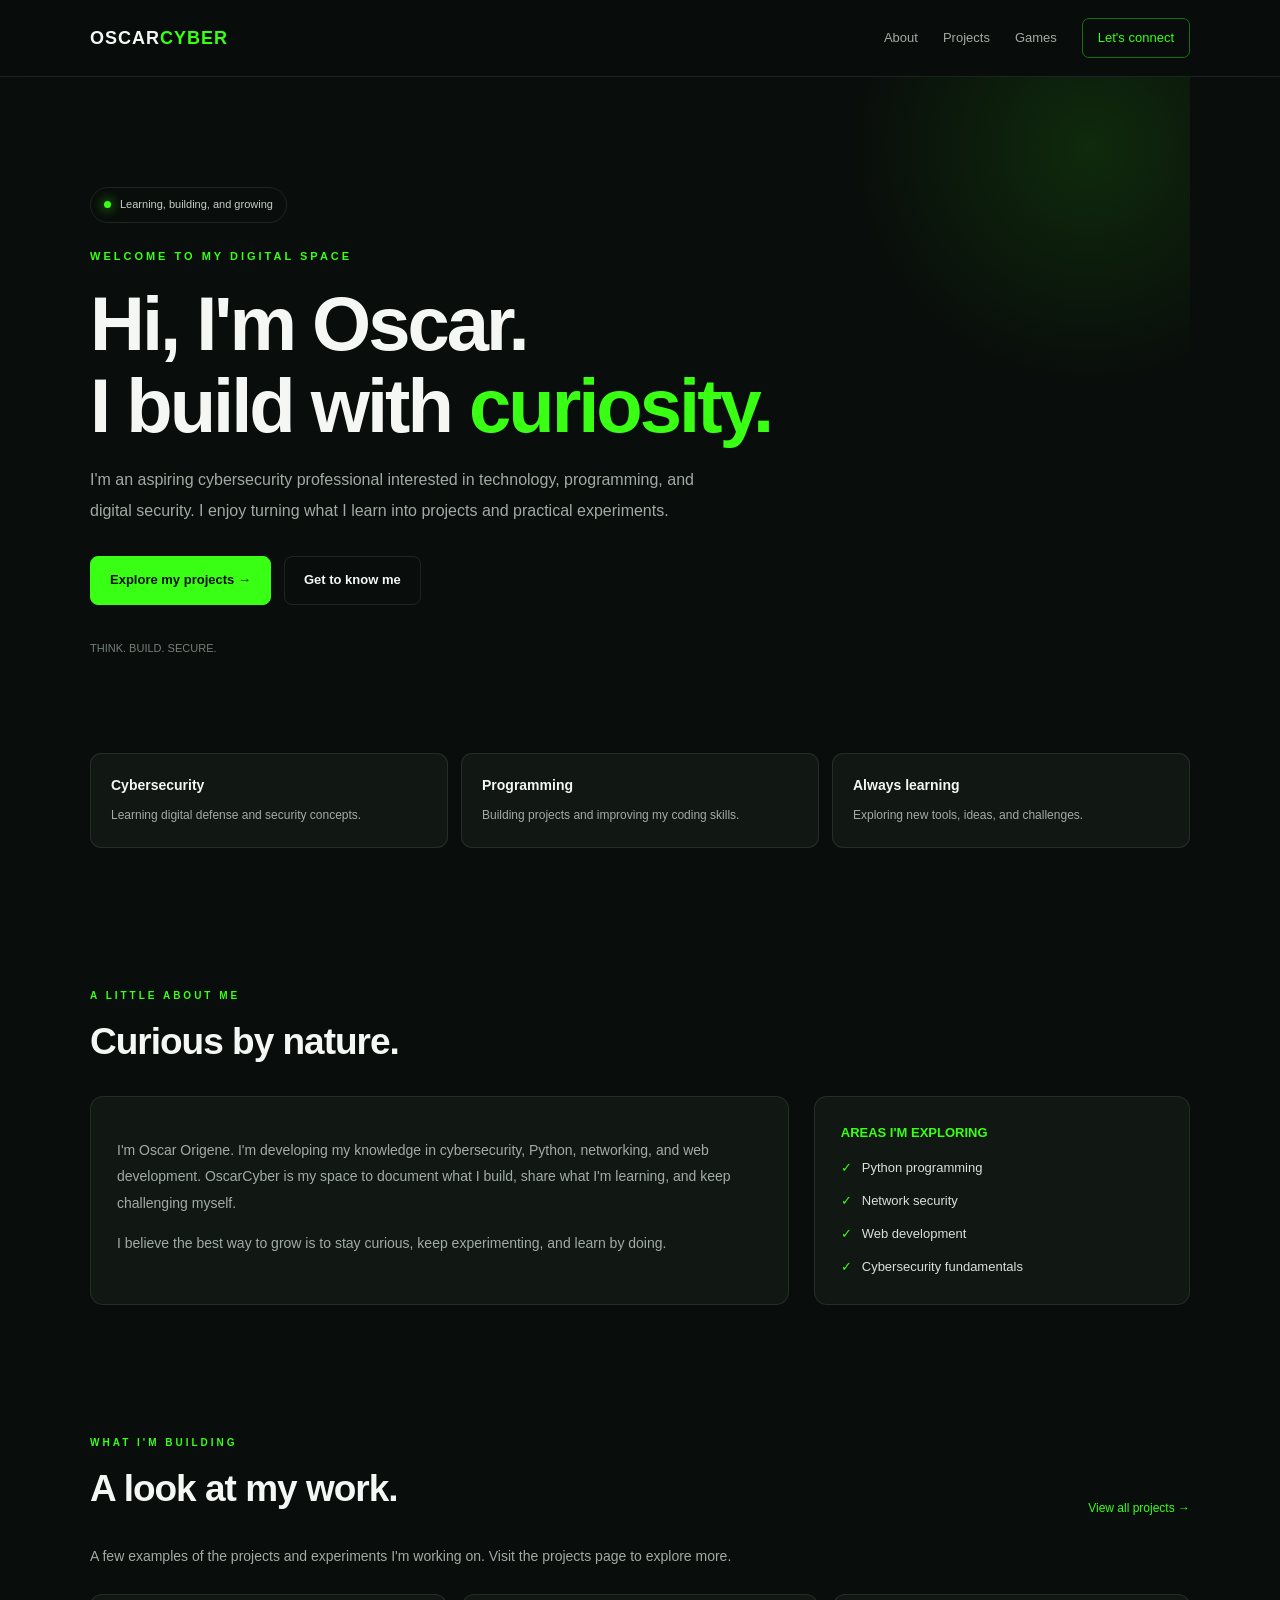
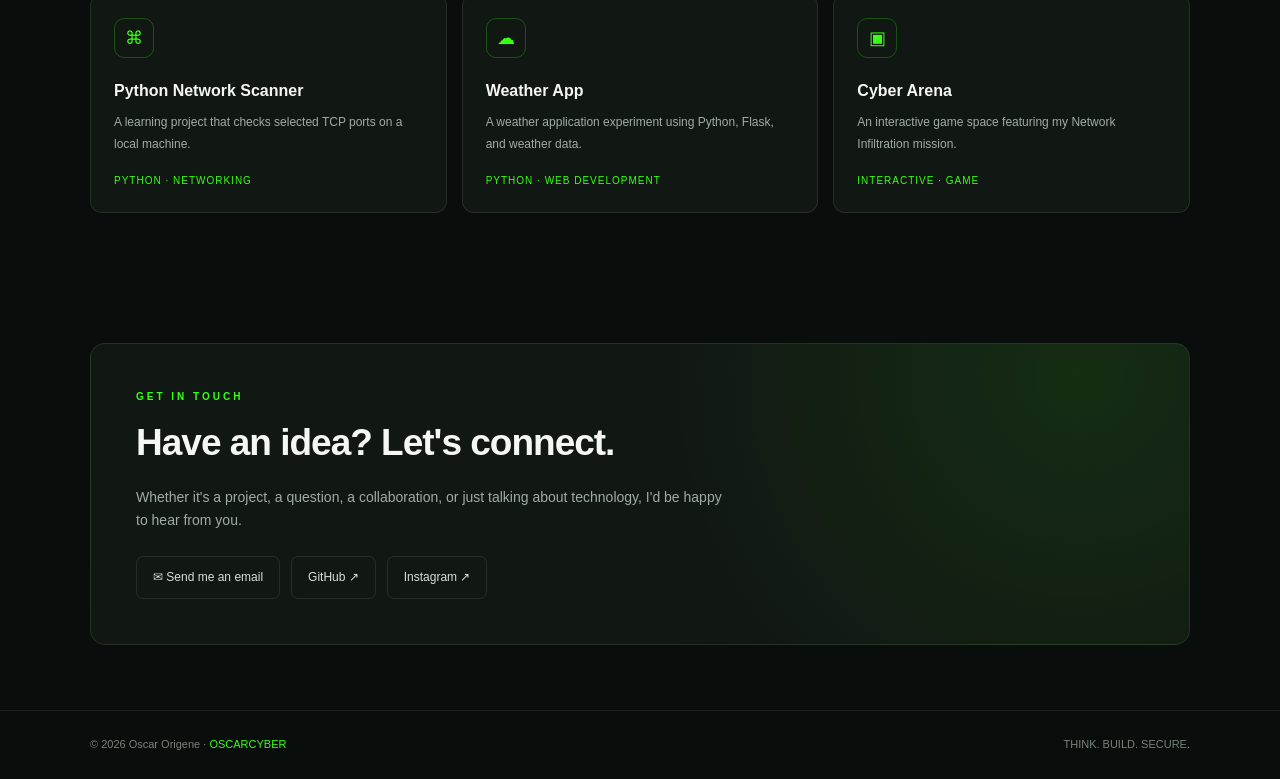
<file: index.html>
<!DOCTYPE html>
<html lang="en">
<head>
<meta charset="UTF-8">
<meta name="viewport" content="width=device-width, initial-scale=1">
<meta name="theme-color" content="#090d0b">
<meta name="description" content="Oscar Origene — cybersecurity, programming, networking, and technology projects.">
<title>Oscar Origene | OscarCyber</title>

<style>
:root {
  --bg:#090d0b;
  --panel:#111813;
  --panel2:#151e18;
  --green:#39ff14;
  --white:#f4f7f4;
  --muted:#a0aca3;
  --border:rgba(255,255,255,.09);
}
* {box-sizing:border-box}
html {scroll-behavior:smooth}
body {
  margin:0;
  background:var(--bg);
  color:var(--white);
  font-family:Inter,Arial,sans-serif;
  line-height:1.6;
}
a {color:inherit;text-decoration:none}
button {font:inherit}
.container {width:min(1100px,90%);margin:auto}

/* Navigation */
header {
  position:sticky;
  top:0;
  z-index:20;
  background:rgba(9,13,11,.88);
  backdrop-filter:blur(16px);
  border-bottom:1px solid var(--border);
}
nav {
  min-height:76px;
  display:flex;
  align-items:center;
  justify-content:space-between;
  gap:25px;
}
.brand {
  font-weight:900;
  font-size:18px;
  letter-spacing:1px;
}
.brand span {color:var(--green)}
.nav-links {
  display:flex;
  align-items:center;
  flex-wrap:wrap;
  gap:25px;
}
.nav-links a {
  font-size:13px;
  color:var(--muted);
  transition:.2s;
}
.nav-links a:hover {color:var(--green)}
.nav-contact {
  border:1px solid rgba(57,255,20,.4);
  padding:9px 15px;
  border-radius:7px;
  color:var(--green)!important;
}

/* Hero */
.hero {
  position:relative;
  overflow:hidden;
  padding:110px 0 95px;
}
.hero:before {
  content:"";
  position:absolute;
  width:500px;height:500px;
  right:-150px;top:-180px;
  background:radial-gradient(circle,rgba(57,255,20,.12),transparent 68%);
  pointer-events:none;
}
.hero-content {position:relative;max-width:760px}
.availability {
  display:inline-flex;
  align-items:center;
  gap:9px;
  padding:8px 13px;
  border:1px solid var(--border);
  border-radius:30px;
  color:#c4d0c7;
  font-size:11px;
  margin-bottom:25px;
}
.availability i {
  width:7px;height:7px;
  background:var(--green);
  border-radius:50%;
  box-shadow:0 0 12px var(--green);
}
.eyebrow {
  color:var(--green);
  letter-spacing:3px;
  font-size:11px;
  font-weight:800;
}
h1 {
  font-size:clamp(43px,7vw,76px);
  line-height:1.08;
  letter-spacing:-3px;
  margin:18px 0;
}
h1 span {color:var(--green)}
.hero-description {
  color:var(--muted);
  max-width:610px;
  font-size:16px;
  line-height:1.9;
}
.hero-actions {
  display:flex;
  gap:13px;
  flex-wrap:wrap;
  margin-top:30px;
}
.btn {
  display:inline-flex;
  justify-content:center;
  align-items:center;
  gap:8px;
  padding:13px 19px;
  border:1px solid var(--border);
  border-radius:8px;
  font-size:13px;
  font-weight:700;
  transition:.25s;
}
.btn-primary {
  background:var(--green);
  color:#071007;
  border-color:var(--green);
}
.btn:hover {
  transform:translateY(-3px);
  border-color:var(--green);
  box-shadow:0 8px 25px rgba(57,255,20,.09);
}
.hero-note {
  color:#748078;
  font-size:11px;
  margin-top:35px;
}

/* Quick introduction */
.quick-strip {
  display:grid;
  grid-template-columns:repeat(3,1fr);
  gap:13px;
  margin-bottom:75px;
}
.quick-item {
  background:var(--panel);
  border:1px solid var(--border);
  padding:20px;
  border-radius:11px;
}
.quick-item strong {
  display:block;
  font-size:14px;
  margin-bottom:5px;
}
.quick-item span {color:var(--muted);font-size:12px}

/* Sections */
section {padding:65px 0}
.section-heading {
  display:flex;
  align-items:end;
  justify-content:space-between;
  gap:20px;
  margin-bottom:25px;
}
.section-label {
  color:var(--green);
  font-size:10px;
  letter-spacing:3px;
  font-weight:800;
}
h2 {
  font-size:clamp(27px,4vw,37px);
  letter-spacing:-1px;
  margin:8px 0 0;
}
.section-description {
  color:var(--muted);
  font-size:14px;
  max-width:650px;
  line-height:1.9;
}
.text-link {
  color:var(--green);
  font-size:12px;
  white-space:nowrap;
}
.about-grid {
  display:grid;
  grid-template-columns:1.3fr .7fr;
  gap:25px;
}
.about-card,.focus-card {
  background:var(--panel);
  border:1px solid var(--border);
  border-radius:13px;
  padding:26px;
}
.about-card p {
  color:var(--muted);
  font-size:14px;
  line-height:1.9;
}
.focus-card h3 {
  font-size:13px;
  color:var(--green);
  margin:0 0 15px;
}
.focus-list {display:grid;gap:12px}
.focus-list span {
  color:#d7e0d9;
  font-size:13px;
}
.focus-list span:before {
  content:"✓";
  color:var(--green);
  margin-right:10px;
}

/* Project previews */
.project-grid {
  display:grid;
  grid-template-columns:repeat(3,1fr);
  gap:15px;
}
.project-card {
  background:var(--panel);
  border:1px solid var(--border);
  padding:23px;
  border-radius:12px;
  transition:.25s;
  display:flex;
  flex-direction:column;
  min-height:210px;
}
.project-card:hover {
  transform:translateY(-5px);
  border-color:rgba(57,255,20,.5);
  background:var(--panel2);
}
.project-icon {
  width:40px;height:40px;
  display:grid;place-items:center;
  border:1px solid rgba(57,255,20,.25);
  border-radius:10px;
  color:var(--green);
  margin-bottom:20px;
  font-size:18px;
}
.project-card h3 {font-size:16px;margin:0 0 8px}
.project-card p {
  color:var(--muted);
  font-size:12px;
  line-height:1.8;
  margin:0 0 18px;
}
.project-status {
  color:var(--green);
  font-size:10px;
  letter-spacing:1px;
  margin-top:auto;
}

/* Contact */
.contact-box {
  background:
    radial-gradient(circle at 90% 10%,rgba(57,255,20,.09),transparent 40%),
    var(--panel);
  border:1px solid var(--border);
  border-radius:15px;
  padding:clamp(25px,5vw,45px);
}
.contact-box p {
  color:var(--muted);
  max-width:600px;
  font-size:14px;
}
.social-links {
  display:flex;
  flex-wrap:wrap;
  gap:11px;
  margin-top:25px;
}
.social-links a {
  border:1px solid var(--border);
  padding:11px 16px;
  border-radius:7px;
  font-size:12px;
  color:#d7e0d9;
  transition:.2s;
}
.social-links a:hover {
  color:var(--green);
  border-color:var(--green);
  transform:translateY(-2px);
}
footer {
  border-top:1px solid var(--border);
  padding:25px 0;
  color:#78837b;
  font-size:11px;
}
.footer-inner {
  display:flex;
  justify-content:space-between;
  gap:15px;
  flex-wrap:wrap;
}
footer span {color:var(--green)}

/* Reveal animations */
.reveal {
  opacity:0;
  transform:translateY(18px);
  transition:opacity .7s ease,transform .7s ease;
}
.reveal.visible {opacity:1;transform:translateY(0)}

@media(max-width:800px) {
  .nav-links {gap:14px}
  .project-grid {grid-template-columns:repeat(2,1fr)}
}
@media(max-width:620px) {
  nav {padding:15px 0;align-items:flex-start;flex-direction:column}
  .nav-links {width:100%;gap:15px}
  .nav-links a {font-size:12px}
  .hero {padding:80px 0 65px}
  h1 {letter-spacing:-2px}
  .quick-strip {grid-template-columns:1fr;margin-bottom:35px}
  .about-grid,.project-grid {grid-template-columns:1fr}
  .section-heading {align-items:flex-start;flex-direction:column}
  section {padding:48px 0}
}
@media(prefers-reduced-motion:reduce) {
  *,*::before,*::after {
    scroll-behavior:auto!important;
    animation-duration:.01ms!important;
    transition-duration:.01ms!important;
  }
  .reveal {opacity:1;transform:none}
}
</style>
</head>

<body>

<header>
  <nav class="container">
    <a class="brand" href="index.html">OSCAR<span>CYBER</span></a>
    <div class="nav-links">
      <a href="#about">About</a>
      <a href="projects.html">Projects</a>
      <a href="games.html">Games</a>
      <a href="#contact" class="nav-contact">Let's connect</a>
    </div>
  </nav>
</header>

<main>
  <div class="container">
    <div class="hero">
      <div class="hero-content">
        <div class="availability"><i></i> Learning, building, and growing</div>
        <div class="eyebrow">WELCOME TO MY DIGITAL SPACE</div>
        <h1>Hi, I'm Oscar.<br>I build with <span>curiosity.</span></h1>
        <p class="hero-description">
          I'm an aspiring cybersecurity professional interested in
          technology, programming, and digital security. I enjoy turning
          what I learn into projects and practical experiments.
        </p>
        <div class="hero-actions">
          <a class="btn btn-primary" href="projects.html">Explore my projects →</a>
          <a class="btn" href="#about">Get to know me</a>
        </div>
        <div class="hero-note">THINK. BUILD. SECURE.</div>
      </div>
    </div>

    <div class="quick-strip reveal">
      <div class="quick-item">
        <strong>Cybersecurity</strong>
        <span>Learning digital defense and security concepts.</span>
      </div>
      <div class="quick-item">
        <strong>Programming</strong>
        <span>Building projects and improving my coding skills.</span>
      </div>
      <div class="quick-item">
        <strong>Always learning</strong>
        <span>Exploring new tools, ideas, and challenges.</span>
      </div>
    </div>

    <section id="about" class="reveal">
      <div class="section-heading">
        <div>
          <div class="section-label">A LITTLE ABOUT ME</div>
          <h2>Curious by nature.</h2>
        </div>
      </div>
      <div class="about-grid">
        <div class="about-card">
          <p>
            I'm Oscar Origene. I'm developing my knowledge in cybersecurity,
            Python, networking, and web development. OscarCyber is my space
            to document what I build, share what I'm learning, and keep
            challenging myself.
          </p>
          <p>
            I believe the best way to grow is to stay curious, keep
            experimenting, and learn by doing.
          </p>
        </div>
        <div class="focus-card">
          <h3>AREAS I'M EXPLORING</h3>
          <div class="focus-list">
            <span>Python programming</span>
            <span>Network security</span>
            <span>Web development</span>
            <span>Cybersecurity fundamentals</span>
          </div>
        </div>
      </div>
    </section>

    <section id="featured" class="reveal">
      <div class="section-heading">
        <div>
          <div class="section-label">WHAT I'M BUILDING</div>
          <h2>A look at my work.</h2>
        </div>
        <a class="text-link" href="projects.html">View all projects →</a>
      </div>
      <p class="section-description">
        A few examples of the projects and experiments I'm working on.
        Visit the projects page to explore more.
      </p>
      <div class="project-grid" style="margin-top:25px">
        <a class="project-card" href="projects.html">
          <div class="project-icon">⌘</div>
          <h3>Python Network Scanner</h3>
          <p>A learning project that checks selected TCP ports on a local machine.</p>
          <span class="project-status">PYTHON · NETWORKING</span>
        </a>
        <a class="project-card" href="projects.html">
          <div class="project-icon">☁</div>
          <h3>Weather App</h3>
          <p>A weather application experiment using Python, Flask, and weather data.</p>
          <span class="project-status">PYTHON · WEB DEVELOPMENT</span>
        </a>
        <a class="project-card" href="games.html">
          <div class="project-icon">▣</div>
          <h3>Cyber Arena</h3>
          <p>An interactive game space featuring my Network Infiltration mission.</p>
          <span class="project-status">INTERACTIVE · GAME</span>
        </a>
      </div>
    </section>

    <section id="contact" class="reveal">
      <div class="contact-box">
        <div class="section-label">GET IN TOUCH</div>
        <h2>Have an idea? Let's connect.</h2>
        <p>
          Whether it's a project, a question, a collaboration, or just
          talking about technology, I'd be happy to hear from you.
        </p>
        <div class="social-links">
          <a href="mailto:oscarorigene07@gmail.com">✉ Send me an email</a>
          <a href="https://github.com/Oscarorigenefernandez" target="_blank" rel="noopener noreferrer">GitHub ↗</a>
          <a href="https://instagram.com/oscar_isaballer" target="_blank" rel="noopener noreferrer">Instagram ↗</a>
        </div>
      </div>
    </section>
  </div>
</main>

<footer>
  <div class="container footer-inner">
    <div>© 2026 Oscar Origene · <span>OSCARCYBER</span></div>
    <div>THINK. BUILD. SECURE.</div>
  </div>
</footer>

<script>
const revealItems = document.querySelectorAll(".reveal");

if ("IntersectionObserver" in window) {
  const observer = new IntersectionObserver(entries => {
    entries.forEach(entry => {
      if (entry.isIntersecting) {
        entry.target.classList.add("visible");
        observer.unobserve(entry.target);
      }
    });
  }, {threshold:0.12});

  revealItems.forEach(item => observer.observe(item));
} else {
  revealItems.forEach(item => item.classList.add("visible"));
}
</script>

</body>
</html>
</file>
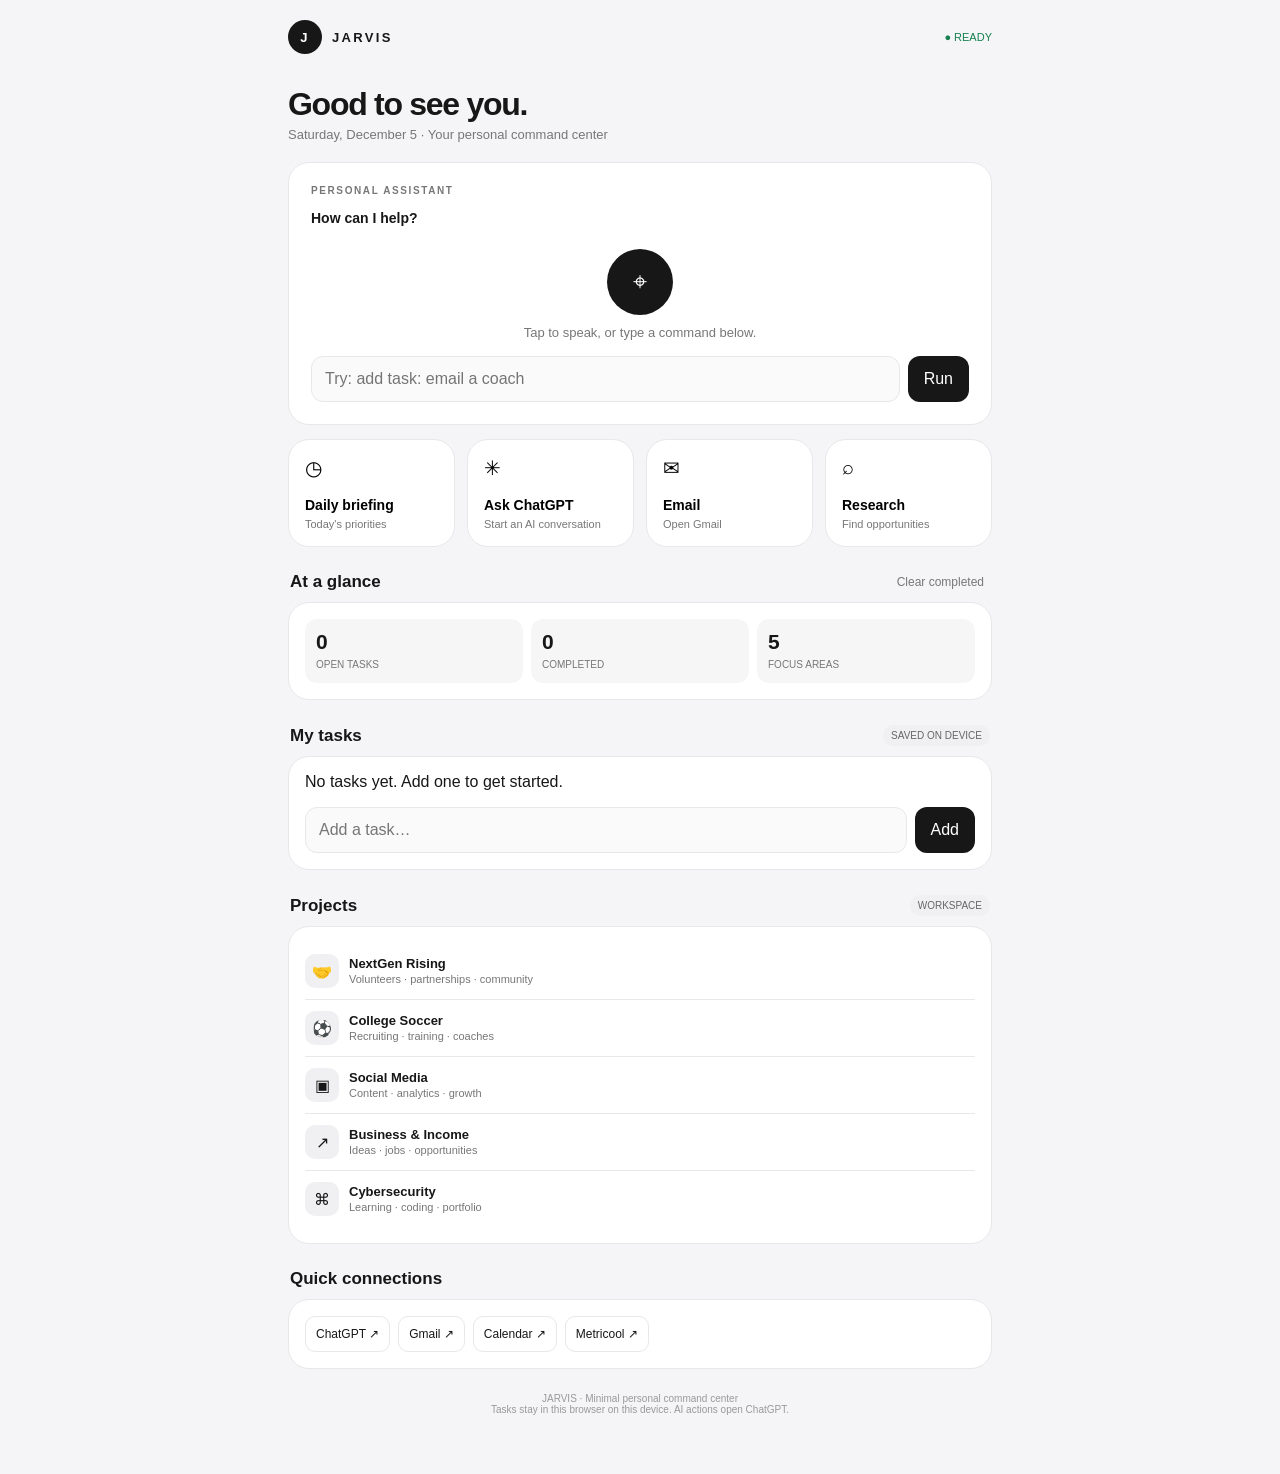
<file: jarvis/index.html>
<!doctype html><html lang="en"><head><meta charset="utf-8"><meta name="viewport" content="width=device-width,initial-scale=1,viewport-fit=cover"><meta name="theme-color" content="#f5f5f7"><meta name="apple-mobile-web-app-capable" content="yes"><meta name="apple-mobile-web-app-title" content="JARVIS"><link rel="manifest" href="manifest.webmanifest"><link rel="apple-touch-icon" href="icon.svg"><title>JARVIS</title><style>
:root{--bg:#f5f5f7;--card:#fff;--ink:#171717;--muted:#777;--line:#e8e8eb}*{box-sizing:border-box}body{margin:0;background:var(--bg);color:var(--ink);font-family:-apple-system,BlinkMacSystemFont,"SF Pro Display",sans-serif}button,input{font:inherit}button{cursor:pointer}.shell{max-width:740px;margin:auto;padding:env(safe-area-inset-top) 18px 35px}header{display:flex;justify-content:space-between;align-items:center;padding:20px 0}.brand{font-size:13px;font-weight:800;letter-spacing:.18em;display:flex;align-items:center;gap:10px}.orb{width:34px;height:34px;border-radius:50%;background:#171717;color:white;display:grid;place-items:center}.status{font-size:11px;color:#16814f}h1{font-size:32px;letter-spacing:-.04em;margin:12px 0 4px}.sub,.hint{color:var(--muted);font-size:13px}.hero,.panel,.tile{background:#fff;border:1px solid var(--line);border-radius:21px}.hero{padding:22px;margin-top:20px}.eyebrow{font-size:10px;letter-spacing:.16em;color:#777;font-weight:750}.mic{display:block;margin:23px auto 10px;width:66px;height:66px;border:0;border-radius:50%;background:#171717;color:white;font-size:25px}.mic.listening{background:#b42318;box-shadow:0 0 0 10px #b4231820}.center{text-align:center}.command,.add-row{display:flex;gap:8px;margin-top:16px}.command input,.add-row input{min-width:0;flex:1;border:1px solid var(--line);background:#fafafa;border-radius:12px;padding:13px}.primary,.add-row button{border:0;background:#171717;color:white;border-radius:12px;padding:0 16px}.grid{display:grid;grid-template-columns:repeat(2,1fr);gap:12px;margin-top:14px}.tile{min-height:108px;text-align:left;padding:16px;display:flex;flex-direction:column;justify-content:space-between}.tile strong{font-size:14px}.tile small{display:block;color:#777;font-size:11px;margin-top:4px}.ico{font-size:20px}.section-head{display:flex;justify-content:space-between;align-items:center;margin:25px 2px 10px}.section-head h2{font-size:17px;margin:0}.section-head button{border:0;background:none;color:#777;font-size:12px}.panel{padding:16px}.stats{display:grid;grid-template-columns:repeat(3,1fr);gap:8px}.stat{background:#f6f6f7;border-radius:12px;padding:11px}.stat b{display:block;font-size:21px}.stat span{font-size:10px;color:#777}.task-row,.project{display:flex;align-items:center;gap:10px;padding:11px 0;border-bottom:1px solid var(--line)}.task-row:last-child,.project:last-child{border:0}.task-row input{accent-color:#171717}.task-text,.project-info{flex:1;font-size:13px}.done{text-decoration:line-through;color:#999}.tag{font-size:10px;background:#f0f0f2;color:#666;padding:5px 8px;border-radius:30px}.project-icon{width:34px;height:34px;border-radius:10px;background:#f0f0f2;display:grid;place-items:center}.project-info b{display:block;font-size:13px}.project-info span{color:#777;font-size:11px}.links{display:flex;gap:8px;flex-wrap:wrap}.links a{font-size:12px;color:#171717;text-decoration:none;border:1px solid var(--line);border-radius:10px;padding:10px}.toast{position:fixed;bottom:25px;left:50%;transform:translateX(-50%);background:#171717;color:white;padding:12px 16px;border-radius:30px;font-size:12px;opacity:0;transition:.2s;max-width:90%}.toast.show{opacity:1}footer{text-align:center;color:#999;font-size:10px;padding:24px 0}@media(min-width:620px){.grid{grid-template-columns:repeat(4,1fr)}}
</style></head><body><div class="shell"><header><div class="brand"><div class="orb">J</div>JARVIS</div><div class="status">● READY</div></header><main><h1>Good to see you.</h1><div class="sub" id="dateLine">Your personal command center.</div>
<section class="hero"><div class="eyebrow">PERSONAL ASSISTANT</div><p style="font-size:14px;font-weight:650">How can I help?</p><div class="center"><button class="mic" id="micBtn">⌖</button><div class="hint" id="voiceHint">Tap to speak, or type a command below.</div></div><div class="command"><input id="commandInput" placeholder="Try: add task: email a coach"><button class="primary" id="runBtn">Run</button></div></section>
<div class="grid"><button class="tile" id="briefBtn"><span class="ico">◷</span><span><strong>Daily briefing</strong><small>Today's priorities</small></span></button><button class="tile" id="askBtn"><span class="ico">✳</span><span><strong>Ask ChatGPT</strong><small>Start an AI conversation</small></span></button><button class="tile" id="emailBtn"><span class="ico">✉</span><span><strong>Email</strong><small>Open Gmail</small></span></button><button class="tile" id="researchBtn"><span class="ico">⌕</span><span><strong>Research</strong><small>Find opportunities</small></span></button></div>
<div class="section-head"><h2>At a glance</h2><button id="clearDone">Clear completed</button></div><section class="panel"><div class="stats"><div class="stat"><b id="openCount">0</b><span>OPEN TASKS</span></div><div class="stat"><b id="doneCount">0</b><span>COMPLETED</span></div><div class="stat"><b>5</b><span>FOCUS AREAS</span></div></div></section>
<div class="section-head"><h2>My tasks</h2><span class="tag">SAVED ON DEVICE</span></div><section class="panel"><div id="taskList"></div><div class="add-row"><input id="taskInput" placeholder="Add a task…"><button id="addTask">Add</button></div></section>
<div class="section-head"><h2>Projects</h2><span class="tag">WORKSPACE</span></div><section class="panel"><div class="project"><div class="project-icon">🤝</div><div class="project-info"><b>NextGen Rising</b><span>Volunteers · partnerships · community</span></div></div><div class="project"><div class="project-icon">⚽</div><div class="project-info"><b>College Soccer</b><span>Recruiting · training · coaches</span></div></div><div class="project"><div class="project-icon">▣</div><div class="project-info"><b>Social Media</b><span>Content · analytics · growth</span></div></div><div class="project"><div class="project-icon">↗</div><div class="project-info"><b>Business & Income</b><span>Ideas · jobs · opportunities</span></div></div><div class="project"><div class="project-icon">⌘</div><div class="project-info"><b>Cybersecurity</b><span>Learning · coding · portfolio</span></div></div></section>
<div class="section-head"><h2>Quick connections</h2></div><section class="panel"><div class="links"><a href="https://chatgpt.com/">ChatGPT ↗</a><a href="https://mail.google.com/">Gmail ↗</a><a href="https://calendar.google.com/">Calendar ↗</a><a href="https://metricool.com/">Metricool ↗</a></div></section></main><footer>JARVIS · Minimal personal command center<br>Tasks stay in this browser on this device. AI actions open ChatGPT.</footer></div><div class="toast" id="toast"></div>
<script>
const $=id=>document.getElementById(id),KEY='jarvis_tasks_v1';let tasks=JSON.parse(localStorage.getItem(KEY)||'[]');
function save(){localStorage.setItem(KEY,JSON.stringify(tasks));render()}function toast(s){let t=$('toast');t.textContent=s;t.classList.add('show');setTimeout(()=>t.classList.remove('show'),2400)}
function render(){$('taskList').innerHTML='';if(!tasks.length)$('taskList').textContent='No tasks yet. Add one to get started.';tasks.forEach((t,i)=>{let r=document.createElement('div'),c=document.createElement('input'),l=document.createElement('span'),tag=document.createElement('span');r.className='task-row';c.type='checkbox';c.checked=t.done;c.onchange=()=>{tasks[i].done=c.checked;save()};l.className='task-text'+(t.done?' done':'');l.textContent=t.text;tag.className='tag';tag.textContent=t.area;r.append(c,l,tag);$('taskList').append(r)});$('openCount').textContent=tasks.filter(t=>!t.done).length;$('doneCount').textContent=tasks.filter(t=>t.done).length}
function area(s){s=s.toLowerCase();if(/nextgen|nonprofit|volunteer|donat/.test(s))return'NextGen';if(/soccer|coach|college|recruit|training/.test(s))return'Soccer';if(/post|video|instagram|tiktok|youtube/.test(s))return'Social';if(/money|business|job|income/.test(s))return'Business';if(/cyber|code|python|security/.test(s))return'Cyber';return'Personal'}
function add(s){if(!s.trim())return;tasks.unshift({text:s.trim(),area:area(s),done:false});save();toast('Task added')}
function ai(s){try{navigator.clipboard.writeText(s)}catch(e){}toast('Opening ChatGPT — paste the prompt if needed');window.open('https://chatgpt.com/','_blank')}
function brief(){let a=tasks.filter(t=>!t.done);let s=a.length?'You have '+a.length+' open tasks. First up: '+a.slice(0,3).map(t=>t.text).join('; '):'No open tasks. Add a priority to get started.';$('voiceHint').textContent=s;toast(a.length+' open tasks')}
function run(s){let x=s.trim(),lo=x.toLowerCase();if(lo.startsWith('add task:')){add(x.slice(9));$('commandInput').value='';return}if(lo.startsWith('remind me to ')){add(x.slice(13));return}if(lo.includes('briefing')||lo.includes('what should i do')){brief();return}if(lo.includes('show tasks')){document.querySelector('#taskList').scrollIntoView({behavior:'smooth'});return}if(lo.includes('gmail')||lo.includes('open email')){window.open('https://mail.google.com/','_blank');return}if(lo.includes('research')){window.open('https://www.google.com/search?q='+encodeURIComponent(x),'_blank');return}ai(x)}
$('runBtn').onclick=()=>run($('commandInput').value);$('commandInput').onkeydown=e=>{if(e.key==='Enter')run(e.target.value)};$('addTask').onclick=()=>{add($('taskInput').value);$('taskInput').value=''};$('taskInput').onkeydown=e=>{if(e.key==='Enter')$('addTask').click()};$('clearDone').onclick=()=>{tasks=tasks.filter(t=>!t.done);save();toast('Completed tasks cleared')};$('briefBtn').onclick=brief;$('askBtn').onclick=()=>ai('Help me plan my day across NextGen Rising, college soccer, social media, business and cybersecurity.');$('emailBtn').onclick=()=>window.open('https://mail.google.com/','_blank');$('researchBtn').onclick=()=>ai('Help me research opportunities for my goals.');
let SR=window.SpeechRecognition||window.webkitSpeechRecognition,rec=null,active=false;if(SR){rec=new SR();rec.lang='en-US';rec.onresult=e=>{let s=e.results[0][0].transcript;$('commandInput').value=s;run(s)};rec.onerror=()=>{$('voiceHint').textContent='Voice recognition unavailable. Use iPhone keyboard dictation.'};rec.onend=()=>{active=false;$('micBtn').classList.remove('listening')}}$('micBtn').onclick=()=>{if(!rec){$('voiceHint').textContent='Use the microphone on your iPhone keyboard for dictation.';return}try{if(active){rec.stop();return}active=true;$('micBtn').classList.add('listening');$('voiceHint').textContent='Listening…';rec.start()}catch(e){active=false;$('micBtn').classList.remove('listening')}};
$('dateLine').textContent=new Date().toLocaleDateString(undefined,{weekday:'long',month:'long',day:'numeric'})+' · Your personal command center';render();if('serviceWorker'in navigator&&location.protocol.startsWith('http'))navigator.serviceWorker.register('./sw.js').catch(()=>{});
</script></body></html>
</file>
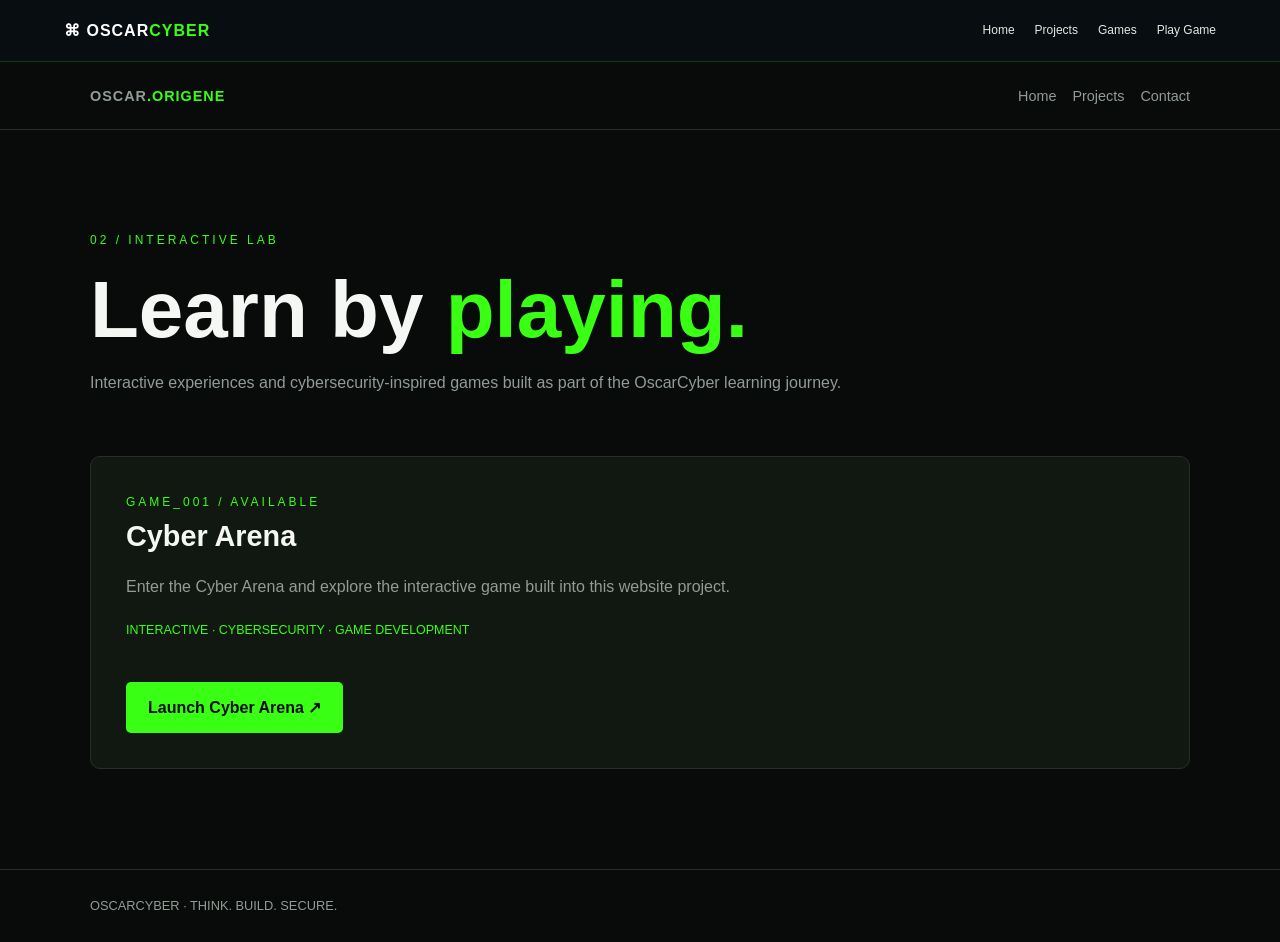
<file: games.html>
<!DOCTYPE html>
<html lang="en">
<head>
<meta charset="UTF-8">
<meta name="viewport" content="width=device-width, initial-scale=1">
<title>Games | OscarCyber</title>
<style>
:root{--bg:#080b09;--panel:#101811;--green:#39ff14;--white:#f4f7f3;--muted:#929b94;--border:#253128}
*{box-sizing:border-box;margin:0;padding:0}
body{background:var(--bg);color:var(--white);font-family:Arial,sans-serif;line-height:1.7}
a{color:inherit;text-decoration:none}
.container{width:min(1100px,90%);margin:auto}
header{border-bottom:1px solid var(--border);padding:20px 0}
nav{display:flex;justify-content:space-between;align-items:center;gap:20px;flex-wrap:wrap}
nav strong{letter-spacing:1px}nav strong span,h1 span{color:var(--green)}
nav a{color:var(--muted);font-size:.9rem}
.hero{padding:100px 0 60px}
.label{color:var(--green);font-size:.75rem;letter-spacing:3px}
h1{font-size:clamp(2.8rem,7vw,5rem);line-height:1.1;margin:15px 0}
p{color:var(--muted)}
.game{background:var(--panel);border:1px solid var(--border);border-radius:10px;padding:35px;margin-bottom:100px}
.game:hover{border-color:var(--green)}
.game h2{font-size:1.8rem;margin-bottom:12px}
.tag{color:var(--green);font-size:.78rem;margin:20px 0}
.button{display:inline-block;background:var(--green);color:#080b09;padding:12px 22px;border-radius:5px;font-weight:bold;margin-top:20px}
footer{border-top:1px solid var(--border);padding:25px 0;color:var(--muted);font-size:.8rem}
</style>
</head>
<body>

<nav class="oc-site-nav">
  <a class="oc-brand" href="index.html">⌘ OSCAR<span>CYBER</span></a>
  <div class="oc-links">
    <a href="index.html">Home</a>
    <a href="projects.html">Projects</a>
    <a href="games.html">Games</a>
    <a href="game.html">Play Game</a>
  </div>
</nav>
<style>
.oc-site-nav {
  position:relative;
  z-index:20;
  display:flex;
  justify-content:space-between;
  align-items:center;
  flex-wrap:wrap;
  gap:14px;
  padding:17px 5%;
  background:#080d12;
  border-bottom:1px solid rgba(57,255,20,.2);
  font-family:Arial,sans-serif;
}
.oc-site-nav a {
  color:#dce9df;
  text-decoration:none;
  font-size:12px;
  transition:.2s;
}
.oc-site-nav a:hover { color:#39ff14; }
.oc-site-nav .oc-brand {
  color:white;
  font-weight:900;
  letter-spacing:1px;
  font-size:16px;
}
.oc-site-nav .oc-brand span { color:#39ff14; }
.oc-links { display:flex;gap:20px;flex-wrap:wrap; }
@media(max-width:520px) {
  .oc-site-nav { align-items:flex-start;flex-direction:column; }
  .oc-links { gap:14px; }
}
</style>

<header><nav class="container">
<a href="index.html"><strong>OSCAR<span>.ORIGENE</span></strong></a>
<div><a href="index.html">Home</a>　<a href="projects.html">Projects</a>　<a href="index.html#contact">Contact</a></div>
</nav></header>
<main class="container">
<section class="hero">
<p class="label">02 / INTERACTIVE LAB</p>
<h1>Learn by <span>playing.</span></h1>
<p>Interactive experiences and cybersecurity-inspired games built as part of the OscarCyber learning journey.</p>
</section>
<section class="game">
<p class="label">GAME_001 / AVAILABLE</p>
<h2>Cyber Arena</h2>
<p>Enter the Cyber Arena and explore the interactive game built into this website project.</p>
<div class="tag">INTERACTIVE · CYBERSECURITY · GAME DEVELOPMENT</div>
<a class="button" href="game.html">Launch Cyber Arena ↗</a>
</section>
</main>
<footer><div class="container">OSCARCYBER · THINK. BUILD. SECURE.</div></footer>
</body>
</html>
</file>
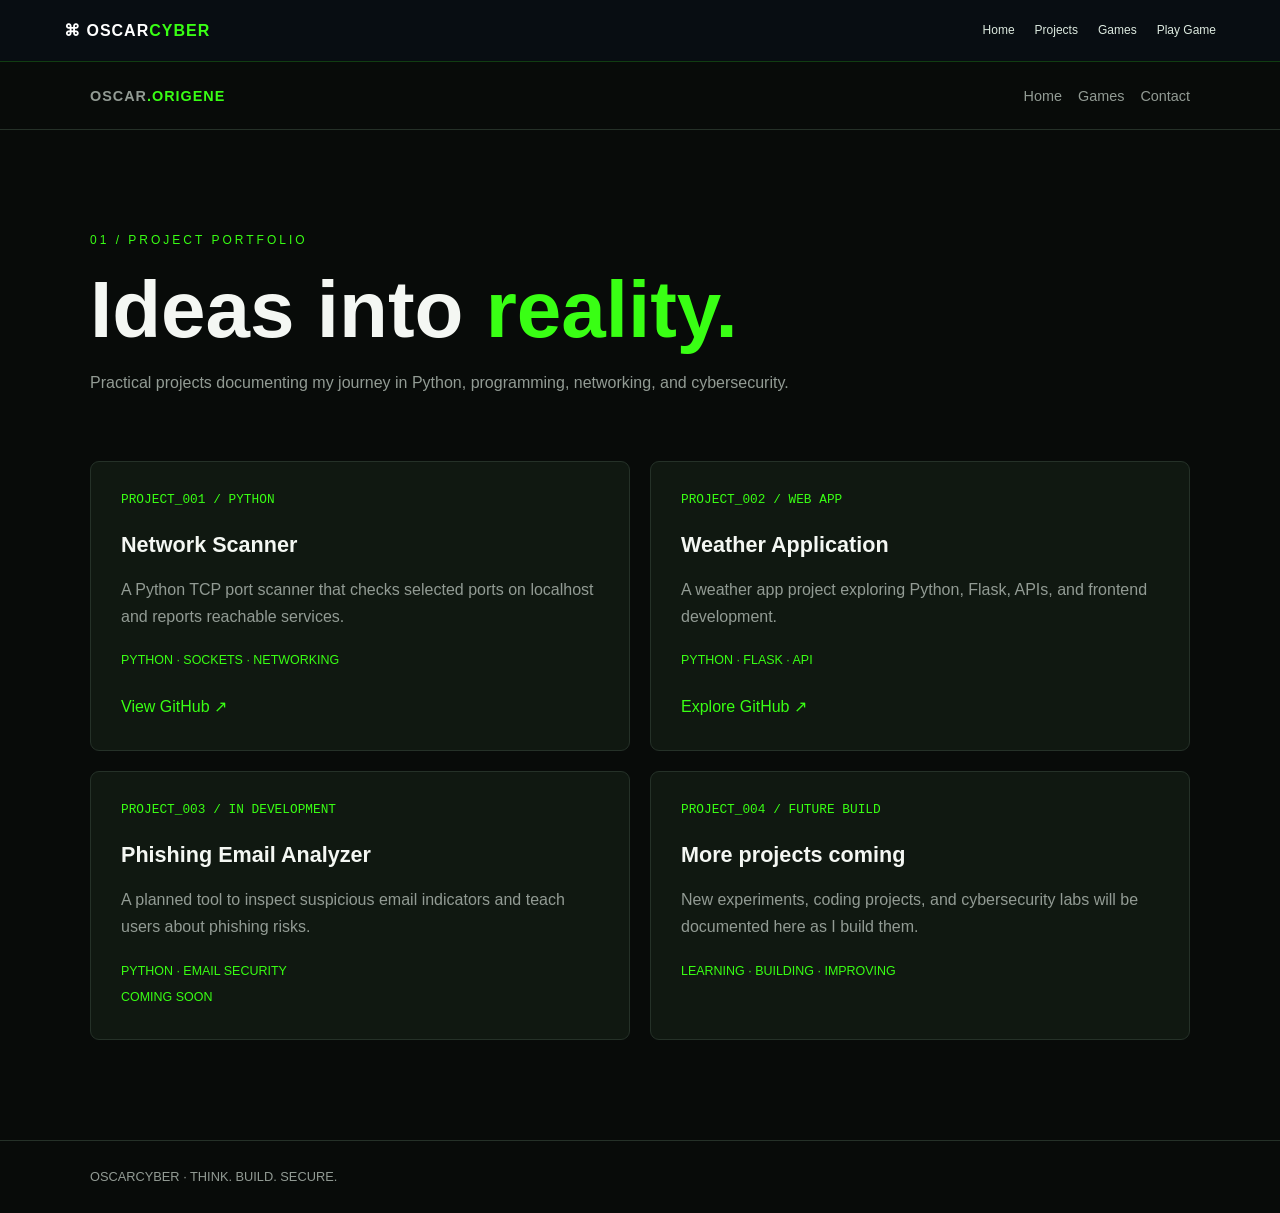
<file: projects.html>
<!DOCTYPE html>
<html lang="en">
<head>
<meta charset="UTF-8">
<meta name="viewport" content="width=device-width, initial-scale=1">
<title>Projects | OscarCyber</title>
<style>
:root{--bg:#080b09;--panel:#101811;--green:#39ff14;--white:#f4f7f3;--muted:#929b94;--border:#253128}
*{box-sizing:border-box;margin:0;padding:0}
body{background:var(--bg);color:var(--white);font-family:Arial,sans-serif;line-height:1.7}
a{color:inherit;text-decoration:none}
.container{width:min(1100px,90%);margin:auto}
header{border-bottom:1px solid var(--border);padding:20px 0}
nav{display:flex;justify-content:space-between;align-items:center;gap:20px;flex-wrap:wrap}
nav strong{letter-spacing:1px}nav strong span,h1 span{color:var(--green)}
nav a{color:var(--muted);font-size:.9rem}
.hero{padding:100px 0 65px}
.label{color:var(--green);font-size:.75rem;letter-spacing:3px}
h1{font-size:clamp(2.8rem,7vw,5rem);line-height:1.1;margin:15px 0}
p{color:var(--muted)}
.grid{display:grid;grid-template-columns:repeat(2,1fr);gap:20px;padding-bottom:100px}
.card{background:var(--panel);border:1px solid var(--border);border-radius:9px;padding:30px;transition:.2s}
.card:hover{border-color:var(--green);transform:translateY(-4px)}
.number{color:var(--green);font: .8rem monospace;margin-bottom:20px}
h2{font-size:1.35rem;margin-bottom:12px}
.tags{color:var(--green);font-size:.78rem;margin-top:20px}
.card a{display:inline-block;color:var(--green);margin-top:22px}
footer{border-top:1px solid var(--border);padding:25px 0;color:var(--muted);font-size:.8rem}
@media(max-width:650px){.grid{grid-template-columns:1fr}.hero{padding-top:70px}}
</style>
</head>
<body>

<nav class="oc-site-nav">
  <a class="oc-brand" href="index.html">⌘ OSCAR<span>CYBER</span></a>
  <div class="oc-links">
    <a href="index.html">Home</a>
    <a href="projects.html">Projects</a>
    <a href="games.html">Games</a>
    <a href="game.html">Play Game</a>
  </div>
</nav>
<style>
.oc-site-nav {
  position:relative;
  z-index:20;
  display:flex;
  justify-content:space-between;
  align-items:center;
  flex-wrap:wrap;
  gap:14px;
  padding:17px 5%;
  background:#080d12;
  border-bottom:1px solid rgba(57,255,20,.2);
  font-family:Arial,sans-serif;
}
.oc-site-nav a {
  color:#dce9df;
  text-decoration:none;
  font-size:12px;
  transition:.2s;
}
.oc-site-nav a:hover { color:#39ff14; }
.oc-site-nav .oc-brand {
  color:white;
  font-weight:900;
  letter-spacing:1px;
  font-size:16px;
}
.oc-site-nav .oc-brand span { color:#39ff14; }
.oc-links { display:flex;gap:20px;flex-wrap:wrap; }
@media(max-width:520px) {
  .oc-site-nav { align-items:flex-start;flex-direction:column; }
  .oc-links { gap:14px; }
}
</style>

<header><nav class="container">
<a href="index.html"><strong>OSCAR<span>.ORIGENE</span></strong></a>
<div><a href="index.html">Home</a>　<a href="games.html">Games</a>　<a href="index.html#contact">Contact</a></div>
</nav></header>
<main class="container">
<section class="hero">
<p class="label">01 / PROJECT PORTFOLIO</p>
<h1>Ideas into <span>reality.</span></h1>
<p>Practical projects documenting my journey in Python, programming, networking, and cybersecurity.</p>
</section>
<section class="grid">
<article class="card">
<p class="number">PROJECT_001 / PYTHON</p>
<h2>Network Scanner</h2>
<p>A Python TCP port scanner that checks selected ports on localhost and reports reachable services.</p>
<div class="tags">PYTHON · SOCKETS · NETWORKING</div>
<a href="https://github.com/Oscarorigenefernandez/Cybersecurity" target="_blank" rel="noopener">View GitHub ↗</a>
</article>
<article class="card">
<p class="number">PROJECT_002 / WEB APP</p>
<h2>Weather Application</h2>
<p>A weather app project exploring Python, Flask, APIs, and frontend development.</p>
<div class="tags">PYTHON · FLASK · API</div>
<a href="https://github.com/Oscarorigenefernandez" target="_blank" rel="noopener">Explore GitHub ↗</a>
</article>
<article class="card">
<p class="number">PROJECT_003 / IN DEVELOPMENT</p>
<h2>Phishing Email Analyzer</h2>
<p>A planned tool to inspect suspicious email indicators and teach users about phishing risks.</p>
<div class="tags">PYTHON · EMAIL SECURITY</div>
<span class="tags">COMING SOON</span>
</article>
<article class="card">
<p class="number">PROJECT_004 / FUTURE BUILD</p>
<h2>More projects coming</h2>
<p>New experiments, coding projects, and cybersecurity labs will be documented here as I build them.</p>
<div class="tags">LEARNING · BUILDING · IMPROVING</div>
</article>
</section>
</main>
<footer><div class="container">OSCARCYBER · THINK. BUILD. SECURE.</div></footer>
</body>
</html>
</file>
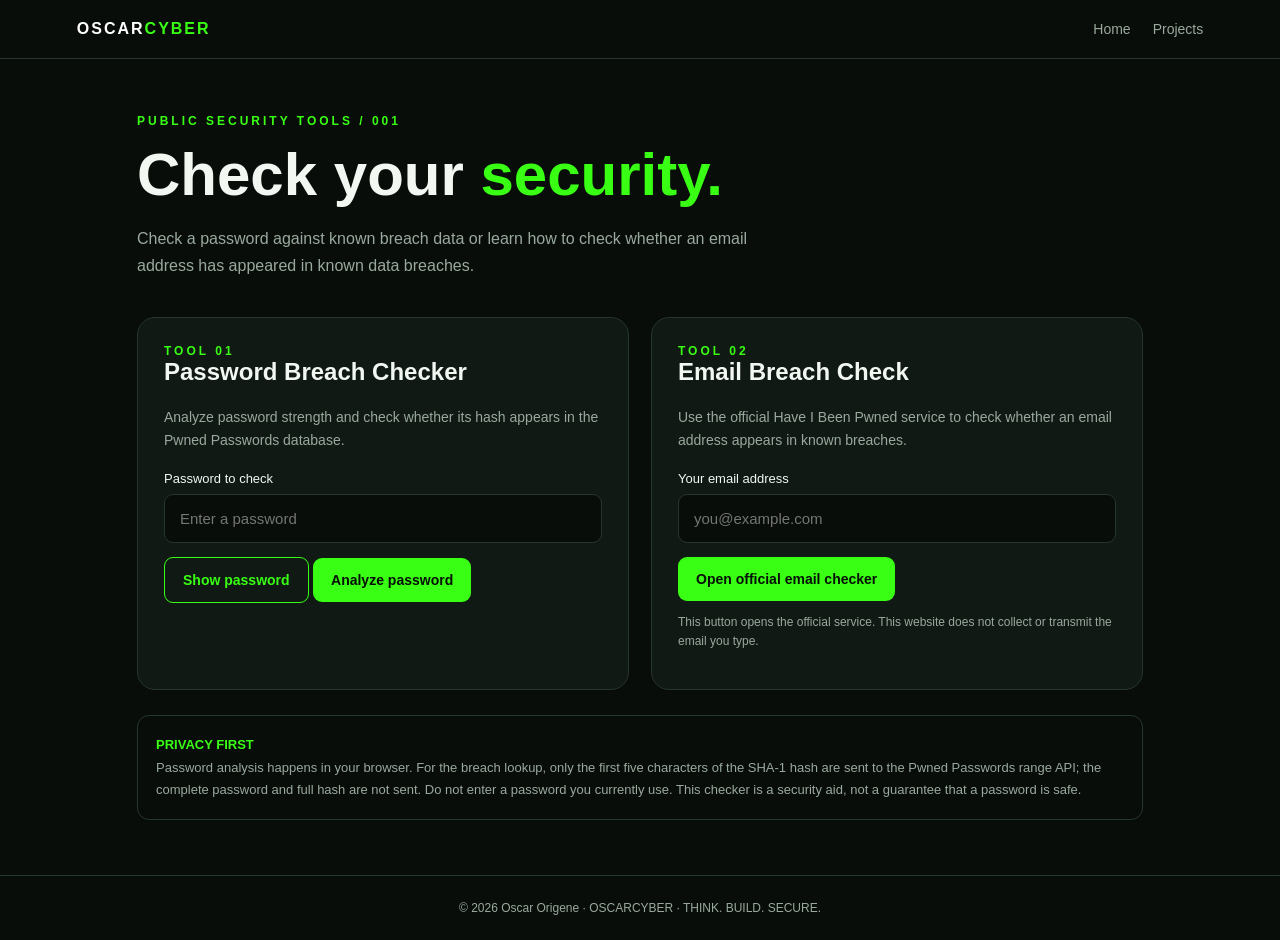
<file: security-check.html>
<!DOCTYPE html>
<html lang="en">
<head>
<meta charset="UTF-8">
<meta name="viewport" content="width=device-width, initial-scale=1">
<meta name="theme-color" content="#080d0a">
<title>Security Check | OscarCyber</title>
<style>
:root {
  --bg:#080d0a;--panel:#101914;--line:#26362b;
  --green:#39ff14;--text:#f2f7f2;--muted:#9aa99d;
  --red:#ff6262;--yellow:#ffd166;
}
*{box-sizing:border-box}
body{margin:0;background:var(--bg);color:var(--text);font-family:Inter,Arial,sans-serif}
a{color:var(--green);text-decoration:none}
header{border-bottom:1px solid var(--line);padding:20px 6%;display:flex;justify-content:space-between;align-items:center}
.brand{font-weight:900;letter-spacing:2px;color:white}
.brand span{color:var(--green)}
nav a{margin-left:22px;color:var(--muted);font-size:14px}
.container{max-width:1050px;margin:auto;padding:55px 22px}
.eyebrow{color:var(--green);font-size:12px;letter-spacing:3px;font-weight:bold}
h1{font-size:clamp(36px,6vw,60px);margin:12px 0}
h1 span{color:var(--green)}
.subtitle{color:var(--muted);line-height:1.7;max-width:650px}
.grid{display:grid;grid-template-columns:1fr 1fr;gap:22px;margin-top:38px}
.card{background:var(--panel);border:1px solid var(--line);border-radius:18px;padding:26px}
.card h2{margin-top:0}
.card p{color:var(--muted);line-height:1.6;font-size:14px}
label{display:block;font-size:13px;margin:20px 0 8px}
input{width:100%;padding:15px;background:#080d0a;border:1px solid var(--line);border-radius:9px;color:white;font-size:15px;outline:none}
input:focus{border-color:var(--green)}
button,.button{display:inline-block;border:0;border-radius:9px;background:var(--green);color:#071006;font-weight:800;padding:14px 18px;cursor:pointer;margin-top:14px;font-size:14px}
button:disabled{opacity:.5;cursor:wait}
.secondary{background:transparent;color:var(--green);border:1px solid var(--green)}
.result{margin-top:18px;padding:15px;border-radius:10px;background:#080d0a;border:1px solid var(--line);line-height:1.6;font-size:14px;overflow-wrap:anywhere}
.hidden{display:none}
.meter{height:8px;background:#26362b;border-radius:20px;margin-top:15px;overflow:hidden}
.meter div{height:100%;width:0;background:var(--green);transition:width .25s}
.check{color:var(--green)}
.warning{color:var(--yellow)}
.danger{color:var(--red)}
.privacy{margin-top:25px;border:1px solid var(--line);padding:18px;border-radius:12px;color:var(--muted);font-size:13px;line-height:1.7}
footer{text-align:center;color:var(--muted);border-top:1px solid var(--line);padding:25px;font-size:12px}
@media(max-width:700px){.grid{grid-template-columns:1fr}header{padding:18px 5%}nav a{margin-left:10px}.container{padding-top:38px}}
</style>
</head>
<body>
<header>
  <a class="brand" href="index.html">OSCAR<span>CYBER</span></a>
  <nav><a href="index.html">Home</a><a href="projects.html">Projects</a></nav>
</header>

<main class="container">
  <div class="eyebrow">PUBLIC SECURITY TOOLS / 001</div>
  <h1>Check your <span>security.</span></h1>
  <p class="subtitle">Check a password against known breach data or learn how to check whether an email address has appeared in known data breaches.</p>

  <div class="grid">
    <section class="card">
      <div class="eyebrow">TOOL 01</div>
      <h2>Password Breach Checker</h2>
      <p>Analyze password strength and check whether its hash appears in the Pwned Passwords database.</p>

      <label for="password">Password to check</label>
      <input id="password" type="password" autocomplete="off" placeholder="Enter a password">
      <button class="secondary" id="toggle" type="button">Show password</button>
      <button id="checkPassword" type="button">Analyze password</button>

      <div id="passwordResult" class="result hidden" aria-live="polite"></div>
    </section>

    <section class="card">
      <div class="eyebrow">TOOL 02</div>
      <h2>Email Breach Check</h2>
      <p>Use the official Have I Been Pwned service to check whether an email address appears in known breaches.</p>

      <label for="email">Your email address</label>
      <input id="email" type="email" autocomplete="off" placeholder="you@example.com">
      <button id="emailCheck" type="button">Open official email checker</button>
      <div id="emailResult" class="result hidden" aria-live="polite"></div>
      <p style="font-size:12px">This button opens the official service. This website does not collect or transmit the email you type.</p>
    </section>
  </div>

  <div class="privacy">
    <strong style="color:var(--green)">PRIVACY FIRST</strong><br>
    Password analysis happens in your browser. For the breach lookup, only the first five characters of the SHA-1 hash are sent to the Pwned Passwords range API; the complete password and full hash are not sent. Do not enter a password you currently use. This checker is a security aid, not a guarantee that a password is safe.
  </div>
</main>

<footer>© 2026 Oscar Origene · OSCARCYBER · THINK. BUILD. SECURE.</footer>

<script>
const passwordInput = document.getElementById("password");
const resultBox = document.getElementById("passwordResult");
const checkButton = document.getElementById("checkPassword");

document.getElementById("toggle").addEventListener("click", () => {
  const hidden = passwordInput.type === "password";
  passwordInput.type = hidden ? "text" : "password";
  document.getElementById("toggle").textContent = hidden ? "Hide password" : "Show password";
});

function strengthCheck(password) {
  let score = 0;
  const tests = [
    [password.length >= 12, "At least 12 characters"],
    [password.length >= 16, "At least 16 characters"],
    [/[a-z]/.test(password) && /[A-Z]/.test(password), "Uppercase and lowercase letters"],
    [/\d/.test(password), "Numbers"],
    [/[^A-Za-z0-9]/.test(password), "Symbols"]
  ];
  tests.forEach(([passed]) => { if (passed) score++; });
  const common = /password|qwerty|letmein|welcome|admin|123456|abc123/i.test(password);
  if (common) score = Math.min(score, 1);
  return {score, tests, common};
}

async function sha1(text) {
  const bytes = new TextEncoder().encode(text);
  const hash = await crypto.subtle.digest("SHA-1", bytes);
  return Array.from(new Uint8Array(hash))
    .map(b => b.toString(16).padStart(2, "0"))
    .join("").toUpperCase();
}

checkButton.addEventListener("click", async () => {
  const password = passwordInput.value;
  if (!password) {
    resultBox.classList.remove("hidden");
    resultBox.textContent = "Enter a password to analyze.";
    return;
  }

  if (!window.crypto?.subtle) {
    resultBox.classList.remove("hidden");
    resultBox.textContent = "Secure browser cryptography is unavailable. Open this page over HTTPS.";
    return;
  }

  checkButton.disabled = true;
  checkButton.textContent = "Checking...";
  resultBox.classList.remove("hidden");
  resultBox.textContent = "Analyzing locally and checking the breach database...";

  try {
    const strength = strengthCheck(password);
    const hash = await sha1(password);
    const prefix = hash.slice(0, 5);
    const suffix = hash.slice(5);

    const response = await fetch(
      "https://api.pwnedpasswords.com/range/" + prefix,
      {headers: {"Add-Padding": "true"}}
    );

    if (!response.ok) throw new Error("The breach service is temporarily unavailable.");

    const body = await response.text();
    const match = body.split(/\r?\n/).find(line =>
      line.split(":")[0].trim().toUpperCase() === suffix
    );
    const count = match ? Number(match.split(":")[1].trim()) : 0;

    let strengthLabel = strength.score >= 4 ? "Stronger pattern" :
      strength.score >= 2 ? "Needs improvement" : "Weak pattern";

    resultBox.innerHTML = `
      <strong>Password analysis</strong><br>
      <span class="${strength.score >= 4 ? "check" : "warning"}">${strengthLabel}</span>
      <div class="meter"><div style="width:${strength.score / 5 * 100}%"></div></div>
      <p>${strength.score}/5 strength checks passed.</p>
      <strong>Breach database result</strong><br>
      ${count > 0
        ? `<span class="danger">Found ${count.toLocaleString()} times in known breach data.</span>`
        : `<span class="check">No match found in the Pwned Passwords database.</span>`}
      <p>${strength.common ? '<span class="danger">This password contains a commonly used word or pattern.</span><br>' : ""}
      ${strength.tests.filter(t => !t[0]).map(t => "• Consider adding: " + t[1]).join("<br>") || "• Keep using unique passwords for every account."}</p>
      <small>Database result is not a guarantee of safety. A password can be exposed in ways this database does not know about.</small>
    `;
  } catch (error) {
    resultBox.textContent = "Could not complete the breach check: " + error.message + " Try again later.";
  } finally {
    checkButton.disabled = false;
    checkButton.textContent = "Analyze password";
  }
});

document.getElementById("emailCheck").addEventListener("click", () => {
  const email = document.getElementById("email").value.trim();
  const box = document.getElementById("emailResult");
  if (!/^[^\s@]+@[^\s@]+\.[^\s@]+$/.test(email)) {
    box.classList.remove("hidden");
    box.textContent = "Enter a valid-looking email address first.";
    return;
  }
  box.classList.remove("hidden");
  box.textContent = "For privacy, this page does not send your email anywhere. The official checker will open in a new tab; enter your address there if you choose.";
  window.open("https://haveibeenpwned.com/", "_blank", "noopener,noreferrer");
});
</script>
</body>
</html>
</file>
